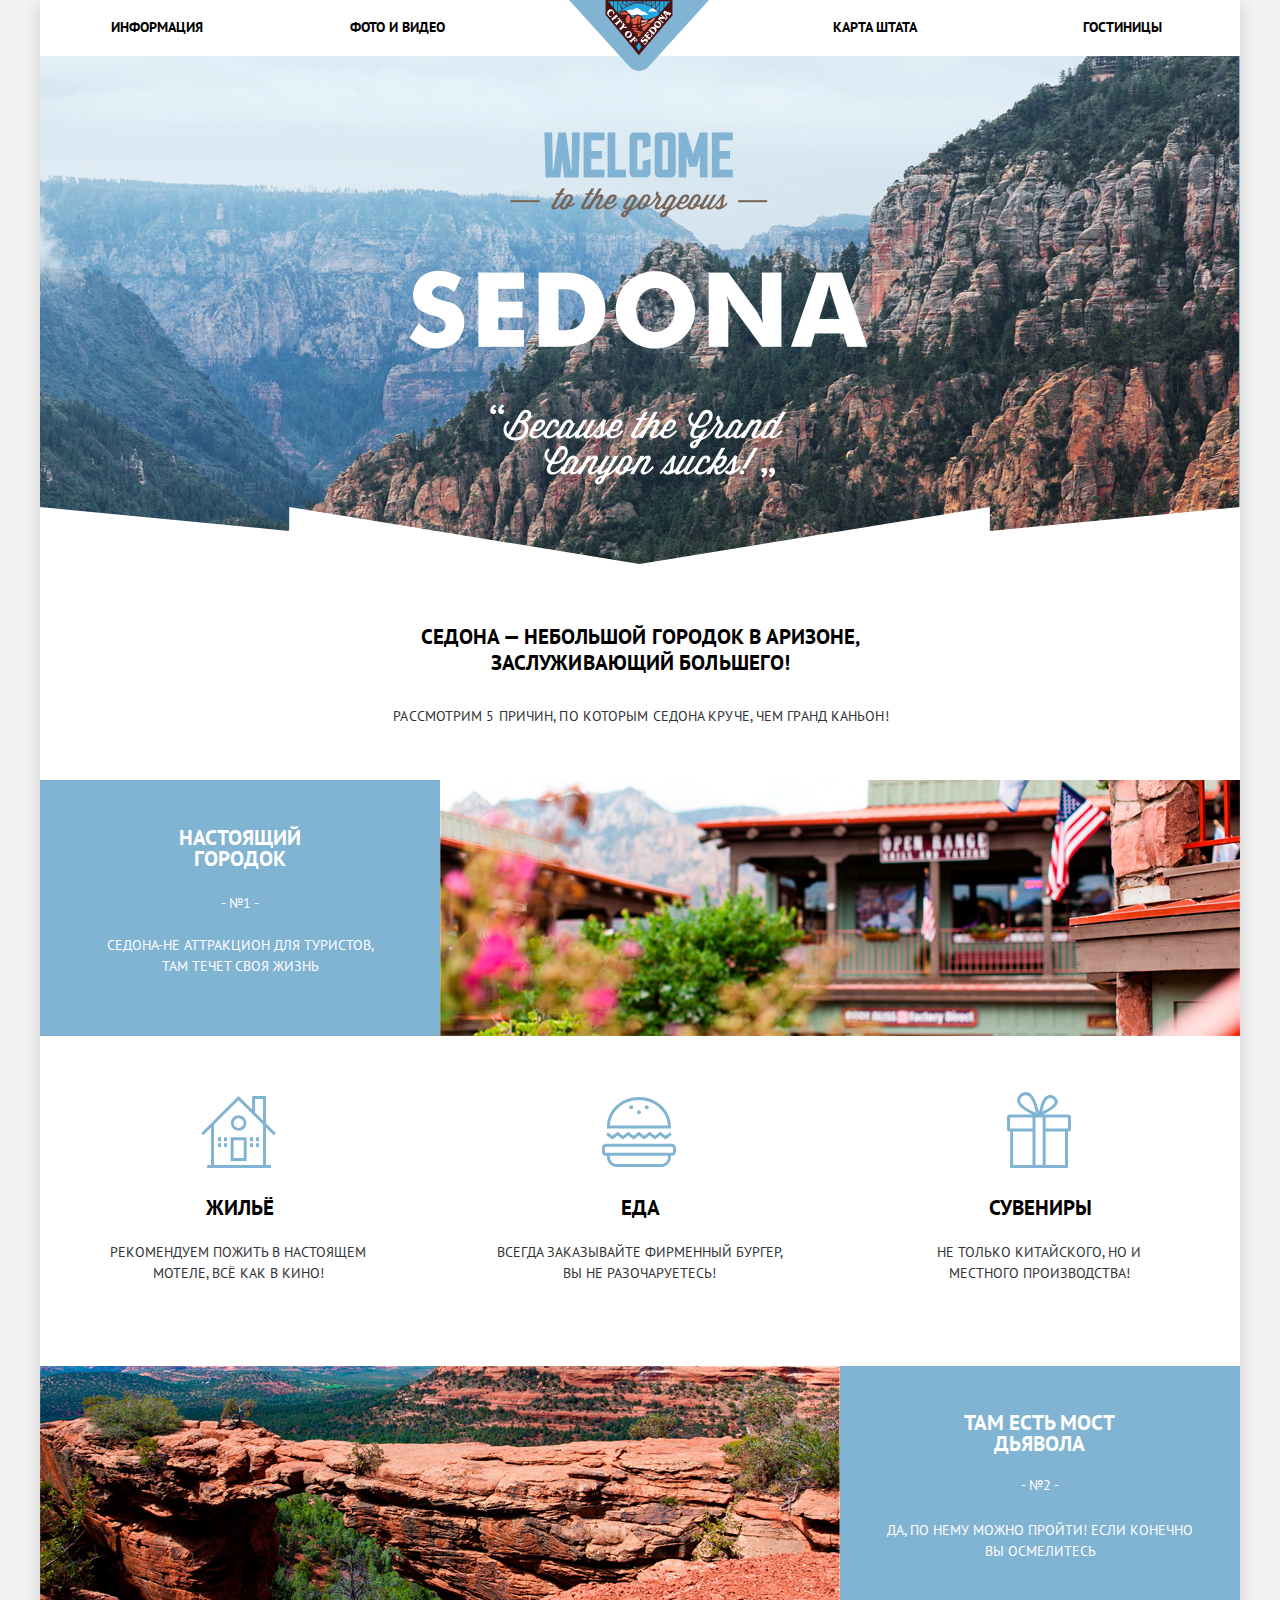
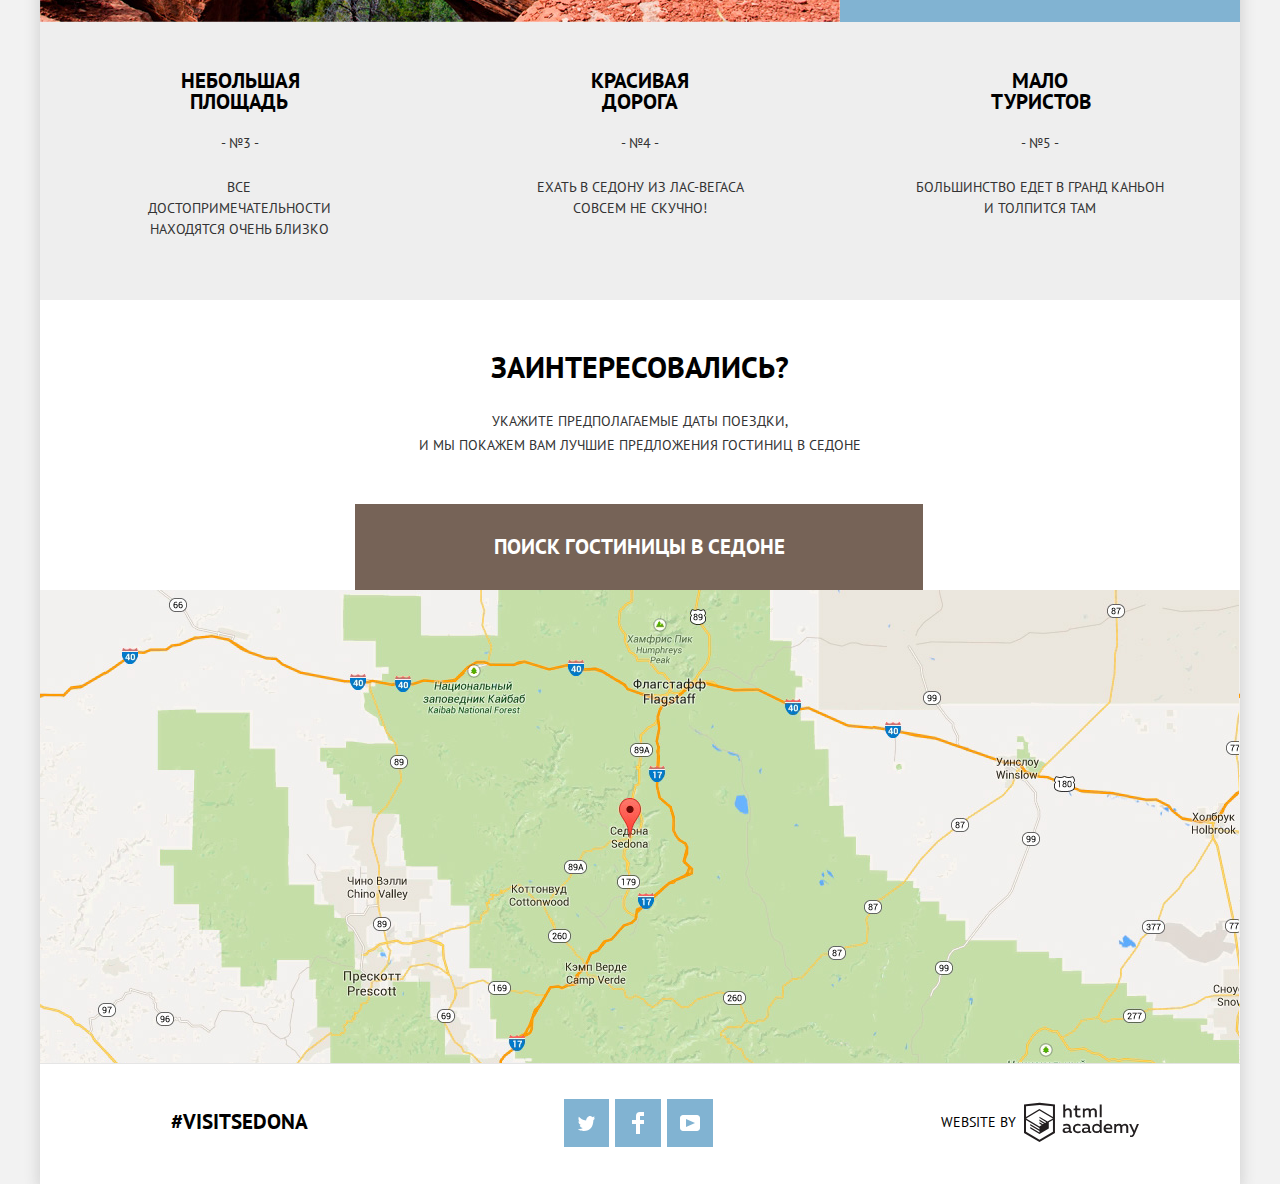
<file: index.html>
<!DOCTYPE html>
<html lang="ru">

<head>
	<meta charset="UTF-8">
	<title>HTML Academy: Седона</title>
	<link href="https://fonts.googleapis.com/css?family=PT+Sans:400,700" rel="stylesheet">
	<link href="css/normalize.css" rel="stylesheet">
	<link rel="stylesheet" href="css/style-min.css">
</head>

<body>
	<header class="main-header">
		<nav class="main-navigation">
			<a class="main-header-logo" aria-label="Главная старница сайта Седона">
				<img src="img/logo-sedona.svg" width="100" height="100" alt="Логотип SITY OF SEDONA">
			</a>
			<ul class="site-navigation">
				<li><a class="info" href="#info" aria-label="Информация о Седоне">Информация</a></li>
				<li><a href="#media" aria-label="Фото и видео Седоны">Фото и видео</a></li>
				<li><a href="#map" aria-label="Карта штата Седона">Карта штата</a></li>
				<li><a href="catalog.html" aria-label="Гостиницы Седоны">Гостиницы</a></li>
			</ul>
		</nav>
	</header>
	<main class="container">
		<div class="main-background">
		</div>
		<section class="features">
			<h1>Седона — небольшой городок в Аризоне, заслуживающий большего!</h1>
			<p>Рассмотрим 5 причин, по которым Седона круче, чем гранд каньон!</p>
		</section>
		<section class="main-features">
			<ul class="features-list">
				<li class="features-item background-blue">
					<h3 class="number1">Настоящий городок</h3>
					<span class="number">- №1 -</span>
					<p class="number1-p">Седона-не аттракцион для туристов, там течет своя жизнь</p>
				</li>
				<li>
					<img class="background-sedona1" src="img/photo-sedona1.jpg" width="800" height="256" alt="Фото Седона-настоящий городок">
				</li>
				<li class="features-item recommendations icon1">
					<h3 class="recommendations-h1">Жильё</h3>
					<p>Рекомендуем пожить в настоящем мотеле, всё как в кино!</p>
				</li>
				<li class="features-item recommendations icon2">
					<h3 class="recommendations-h2">Еда</h3>
					<p>Всегда заказывайте фирменный бургер, вы не разочаруетесь!</p>
				</li>
				<li class="features-item recommendations icon3">
					<h3 class="recommendations-h3">Сувениры</h3>
					<p>Не только китайского, но и местного производства!</p>
				</li>
				<li>
					<img class="background-sedona2" src="img/photo-sedona2.jpg" width="800" height="256" alt="Фото Седона-место дьявола">
				</li>
				<li class="features-item background-blue">
					<h3 class="number2">Там есть мост дьявола</h3>
					<span class="number">- №2 -</span>
					<p class="number2-p">Да, по нему можно пройти! Если конечно вы осмелитесь</p>
				</li>
				<li class="features-item background-grey">
					<h3 class="number3">Небольшая площадь</h3>
					<span class="number">- №3 -</span>
					<p class="number3-p">Все достопримечательности находятся очень близко</p>
				</li>
				<li class="features-item background-grey">
					<h3 class="number4">Красивая дорога</h3>
					<span class="number">- №4 -</span>
					<p class="number4-p">Ехать в седону из Лас-Вегаса совсем не скучно!</p>
				</li>
				<li class="features-item background-grey">
					<h3 class="number5">Мало туристов</h3>
					<span class="number">- №5 -</span>
					<p class="number5-p">Большинство едет в Гранд Каньон и толпится там</p>
				</li>
			</ul>
		</section>
		<section class="hotel-search">
			<h2 class="visually-hidden">Поиск отеля в Седоне</h2>
			<p class="interested">Заинтересовались?</p>
			<p class="hotel-search-info">Укажите предполагаемые даты поездки, <br> и мы покажем вам лучшие предложения
			гостиниц в Седоне</p>
			<div class="map">
				<iframe src="https://www.google.com/maps/embed?pb=!1m16!1m12!1m3!1d6546.901515584176!2d-111.76544168975249!3d34.87002569000739!2m3!1f0!2f0!3f0!3m2!1i1024!2i768!4f13.1!2m1!1zU2Vkb25hLCDQkNGA0LjQt9C-0L3QsCwg0KHQqNCQIGhvbGJ1cmc!5e0!3m2!1sru!2sru!4v1536071112574"
				width="1200" height="473" style="border:0" allowfullscreen></iframe>
			</div>
			<a class="main-search button-search" href="#form-search" aria-label="Выбор отеля в Седоне">Поиск гостиницы в
			Седоне</a>
			<form class="appointment-form" action="https://echo.htmlacademy.ru" method="post">
				<p class="appointment-item arrival-date">
					<label for="appointment-arrival-date">Дата заезда:</label>
					<input class="date date-arrival" id="appointment-arrival-date" type="text" name="arrival-date" placeholder="24 апреля 2017">
					<button class="button-calendar" type="button" aria-label="Дата заезда">
						<svg class="button-calendar1" xmlns="http://www.w3.org/2000/svg" width="21" height="22" viewBox="0 0 21 22">
							<path d="M19.251 2.025h-2.845V.648c0-.381-.294-.689-.656-.689-.363 0-.656.308-.656.689v1.377h-3.938V.648c0-.381-.294-.689-.655-.689-.363 0-.657.308-.657.689v1.377H5.906V.648c0-.381-.294-.689-.656-.689-.363 0-.657.308-.657.689v1.377H1.75C.784 2.025 0 2.847 0 3.862v16.302C0 21.179.784 22 1.75 22h17.501c.966 0 1.749-.821 1.749-1.836V3.862c0-1.015-.783-1.837-1.749-1.837zm.437 18.139a.448.448 0 0 1-.437.459H1.75a.45.45 0 0 1-.438-.459V3.862a.45.45 0 0 1 .438-.459h2.844v1.378c0 .381.294.689.657.689.362 0 .656-.308.656-.689V3.403h3.938v1.378c0 .381.294.689.657.689.361 0 .655-.308.655-.689V3.403h3.938v1.378c0 .381.293.689.656.689.362 0 .656-.308.656-.689V3.403h2.845c.241 0 .437.206.437.459v16.302z" />
							<path d="M4.594 8.225h2.625v2.066H4.594zM4.594 11.668h2.625v2.067H4.594zM4.594 15.112h2.625v2.066H4.594zM9.188 15.112h2.625v2.066H9.188zM9.188 11.668h2.625v2.067H9.188zM9.188 8.225h2.625v2.066H9.188zM13.781 15.112h2.625v2.066h-2.625zM13.781 11.668h2.625v2.067h-2.625zM13.781 8.225h2.625v2.066h-2.625z" />
						</svg>
					</button>
				</p>
				<p class="appointment-item departure-date">
					<label for="appointment-departure-date">Дата выезда:</label>
					<input class="date date-departure" id="appointment-departure-date" type="text" name="departure-date"
					placeholder="4 июля 2017">
					<button class="button-calendar" type="button" aria-label="Дата выезда">
						<svg class="button-calendar2" xmlns="http://www.w3.org/2000/svg" width="21" height="22" viewBox="0 0 21 22">
							<path d="M19.251 2.025h-2.845V.648c0-.381-.294-.689-.656-.689-.363 0-.656.308-.656.689v1.377h-3.938V.648c0-.381-.294-.689-.655-.689-.363 0-.657.308-.657.689v1.377H5.906V.648c0-.381-.294-.689-.656-.689-.363 0-.657.308-.657.689v1.377H1.75C.784 2.025 0 2.847 0 3.862v16.302C0 21.179.784 22 1.75 22h17.501c.966 0 1.749-.821 1.749-1.836V3.862c0-1.015-.783-1.837-1.749-1.837zm.437 18.139a.448.448 0 0 1-.437.459H1.75a.45.45 0 0 1-.438-.459V3.862a.45.45 0 0 1 .438-.459h2.844v1.378c0 .381.294.689.657.689.362 0 .656-.308.656-.689V3.403h3.938v1.378c0 .381.294.689.657.689.361 0 .655-.308.655-.689V3.403h3.938v1.378c0 .381.293.689.656.689.362 0 .656-.308.656-.689V3.403h2.845c.241 0 .437.206.437.459v16.302z" />
							<path d="M4.594 8.225h2.625v2.066H4.594zM4.594 11.668h2.625v2.067H4.594zM4.594 15.112h2.625v2.066H4.594zM9.188 15.112h2.625v2.066H9.188zM9.188 11.668h2.625v2.067H9.188zM9.188 8.225h2.625v2.066H9.188zM13.781 15.112h2.625v2.066h-2.625zM13.781 11.668h2.625v2.067h-2.625zM13.781 8.225h2.625v2.066h-2.625z" />
						</svg>
					</button>
				</p>
				<div class="abults-children">
					<p class="appointment-item appointment-abults">
						<label for="appointment-abults">Взрослые:</label>
						<button class="button-enlarge button-enlarge-abults " type="button" aria-label="Уменьшть количество человек">-</button>
						<input class="people" id="appointment-abults" type="text" name="adults" value="2">
						<button class="button-reduce" type="button" aria-label="Увеличить количество человек">+</button>
					</p>
					<p class="appointment-item appointment-children">
						<label for="appointment-children">Дети:</label>
						<button class="button-enlarge button-enlarge-children" type="button" aria-label="Уменьшть количество человек">-</button>
						<input class="people" id="appointment-children" type="text" name="children" value="0">
						<button class="button-reduce" type="button" aria-label="Увеличить количество человек">+</button>
					</p>
				</div>
				<button class="button" type="submit" aria-label="Найти по выбранным критериям">Найти</button>
			</form>
		</section>
	</main>
	<footer class="main-footer">
		<span class="hashtag">#visitSEDONA</span>
		<ul class="footer-social">
			<li>
				<a class="social-button social-tw" href="#tw" aria-label="Мы в твиттере">
					<span class="visually-hidden">twitter</span>
					<svg xmlns="http://www.w3.org/2000/svg" xmlns:xlink="http://www.w3.org/1999/xlink" width="17" height="15"
					viewBox="0 0 17 15">
					<path fill="#FFF" d="M10.95.144c1.685-.496 2.984.27 3.577 1.179.673-.231 1.331-.481 2.011-.708a2.345 2.345 0 0 1-.857 1.768c.685.17 1.304-.491 1.304-.491-.169 1-1.006 1.788-1.563 2.024-.231 6.75-3.175 11.217-10.077 11.082h-.446c-.41 0-4.164-.46-4.898-1.887 2.271.196 3.893-.422 4.693-1.177-.96-.3-2.679-.477-2.979-2.95.349.106.564.228 1.19.119C1.705 8.247.374 7.53.448 5.33c.285.328 1.067.536 1.34.472C1.085 5.561-.182 2.442.894.85c1.818 1.854 3.735 3.606 7.152 3.773C8.254 2.33 9.183.793 10.95.144z" />
				</svg>
			</a>
		</li>
		<li>
			<a class="social-button social-fb" href="#fb" aria-label="Мы в фейсбуке">
				<span class="visually-hidden">facebook</span>
				<svg xmlns="http://www.w3.org/2000/svg" width="12" height="22" viewBox="0 0 12 22">
					<path fill="#FFF" d="M12 4V0H8a4 4 0 0 0-4 4v4H0v4h4v10h4V12h4V8H8V4h4z" /></svg>
				</a>
			</li>
			<li>
				<a class="social-button social-yt" href="#yt" aria-label="Мы на ютубе">
					<span class="visually-hidden">you tube</span>
					<svg xmlns="http://www.w3.org/2000/svg" xmlns:xlink="http://www.w3.org/1999/xlink" width="20" height="16"
					viewBox="0 0 20 16">
					<path fill="#FFF" d="M17 0H3C1.35 0 0 1.35 0 3v10c0 1.65 1.35 3 3 3h14c1.65 0 3-1.35 3-3V3c0-1.65-1.35-3-3-3zM6.027 11.998V4.002L15.014 8l-8.987 3.998z" /></svg>
				</a>
			</li>
		</ul>
		<p class="footer-copyright">
			<span>Website by</span>
			<a class="button" href="https://htmlacademy.ru/intensive/htmlcss" aria-label="Сайт htmlacademy">
				<svg id="Layer_1" data-name="Layer 1" xmlns="http://www.w3.org/2000/svg" viewBox="0 0 108.08 36.85">
					<title>logo-htmlacademy-small1</title>
					<path d="M44.61,26.88a2,2,0,0,0,.55-0.1v1.33a3.25,3.25,0,0,1-1.18.21,1.67,1.67,0,0,1-1.67-1,4.84,4.84,0,0,1-3.14,1.08c-1.51,0-2.91-.83-2.91-2.55,0-2.13,2-2.79,3.71-2.79a11.08,11.08,0,0,1,2.17.25v-0.3c0-1-.76-1.77-2.19-1.77a7.42,7.42,0,0,0-3,.64v-1.7a10.21,10.21,0,0,1,3.19-.55c2.36,0,3.81,1.12,3.81,3.65v3a0.54,0.54,0,0,0,.49.59h0.17Zm-6.44-1.13A1.35,1.35,0,0,0,39.63,27h0.11a3.39,3.39,0,0,0,2.41-1V24.58a9.72,9.72,0,0,0-1.81-.21c-1,0-2.16.33-2.16,1.38h0Zm12.36-6.11a5,5,0,0,1,2.57.64V22a4.08,4.08,0,0,0-2.3-.7,2.75,2.75,0,1,0,0,5.49,5,5,0,0,0,2.43-.64v1.71a6.27,6.27,0,0,1-2.76.57A4.21,4.21,0,0,1,46,24.51q0-.21,0-0.41a4.32,4.32,0,0,1,4.18-4.46h0.38Zm12.17,7.24a2,2,0,0,0,.55-0.1v1.33a3.25,3.25,0,0,1-1.18.21,1.67,1.67,0,0,1-1.67-1,4.84,4.84,0,0,1-3.14,1.08c-1.51,0-2.91-.83-2.91-2.55,0-2.13,2-2.79,3.71-2.79a11.08,11.08,0,0,1,2.17.25v-0.3c0-1-.76-1.77-2.19-1.77a7.42,7.42,0,0,0-3,.64v-1.7a10.21,10.21,0,0,1,3.19-.55c2.36,0,3.81,1.12,3.81,3.65v3a0.54,0.54,0,0,0,.49.59h0.17Zm-6.44-1.13A1.35,1.35,0,0,0,57.73,27h0.11a3.39,3.39,0,0,0,2.41-1V24.58a9.72,9.72,0,0,0-1.81-.21c-1.06,0-2.16.33-2.16,1.38h0ZM73,16V28.2H71.35V26.88a3.88,3.88,0,0,1-3.19,1.54,4.4,4.4,0,0,1,0-8.78,3.81,3.81,0,0,1,3,1.3V16H73Zm-4.53,5.22a2.76,2.76,0,1,0,0,5.52A2.86,2.86,0,0,0,71.15,25V23A2.91,2.91,0,0,0,68.49,21.27ZM79,19.64c3.31,0,4.46,2.68,3.92,5.09H76.7c0.21,1.5,1.67,2.11,3.19,2.11a6.11,6.11,0,0,0,2.64-.59v1.6a7.14,7.14,0,0,1-3,.57C77,28.42,74.78,27,74.78,24a4.18,4.18,0,0,1,4-4.39H79Zm0.09,1.54a2.28,2.28,0,0,0-2.44,2.1v0.06H81.3A2,2,0,0,0,79.13,21.18Zm5.73,7V19.87h1.65v1a3.81,3.81,0,0,1,2.78-1.27A2.86,2.86,0,0,1,91.89,21a4.12,4.12,0,0,1,2.91-1.33A3.06,3.06,0,0,1,98,23V28.2h-1.9V23.05a1.59,1.59,0,0,0-1.42-1.75H94.42a2.8,2.8,0,0,0-2.07,1.12V28.2h-1.9V23.05A1.59,1.59,0,0,0,89,21.31H88.8a3,3,0,0,0-2.21,1.29v5.63H84.86Zm21.31-8.33h1.9l-3.91,9.46c-0.9,2.17-2.09,2.86-3.35,2.86a4.76,4.76,0,0,1-1.1-.14V30.46a2.86,2.86,0,0,0,.85.12c0.9,0,1.58-.64,2.07-1.9l0.17-.42-4-8.4h2l2.86,6.29ZM38.73,1.46V6.22a3.81,3.81,0,0,1,2.7-1.14,3.25,3.25,0,0,1,3.44,3.4v5.15H43V8.72a1.81,1.81,0,0,0-1.61-2h-0.3a2.93,2.93,0,0,0-2.32,1.39v5.52h-1.9V1.46h1.9ZM49.94,2.31v3h3V6.91h-3v3.81c0,1.1.5,1.46,1.58,1.46a4.49,4.49,0,0,0,1.69-.33v1.6A6.8,6.8,0,0,1,51,13.8a2.55,2.55,0,0,1-2.86-2.74V6.89H46.58V5.26h1.5V2.74Zm5.4,11.31V5.28H57v1A3.81,3.81,0,0,1,59.77,5a2.86,2.86,0,0,1,2.6,1.33A4.12,4.12,0,0,1,65.28,5,3.06,3.06,0,0,1,68.44,8.4v5.21h-1.9V8.46a1.59,1.59,0,0,0-1.42-1.75H64.89a2.8,2.8,0,0,0-2.07,1.12v5.78h-1.9V8.46A1.59,1.59,0,0,0,59.5,6.71H59.27A3,3,0,0,0,57.06,8v5.63H55.34ZM71.17,1.45H73V13.6H71.17V1.45ZM14.71,0H14.55L0,1.54V28.21l14.55,8.66,14.55-8.66V1.54Zm12.5,27.1L14.55,34.64,1.9,27.12V16.18l12.59,7.5V25L5.86,19.9v1.31l8.68,5.21v1.39L5.87,22.65V24l8.68,5.21,8.75-5.24V18.31L27.2,16V27.12Zm0-12.53-3.48,2-1.6,1L14.51,13v1.31L21,18.23H21l-0.14.09-1,.54-5.37-3.2V17l4.24,2.52-1,.67-3.2-1.9v1.31l2.1,1.24L14.5,22.1,2,14.65,14.51,7.11Zm0-1.32L14.49,5.76,1.91,13.25v-10L14.56,1.92,27.21,3.25v10h0Z"
					transform="translate(0 -0.02)" fill="#231f20" />
				</svg>
			</a>
		</p>
	</footer>
	<script src="js/script-min.js"></script>
</body>

</html>
</file>
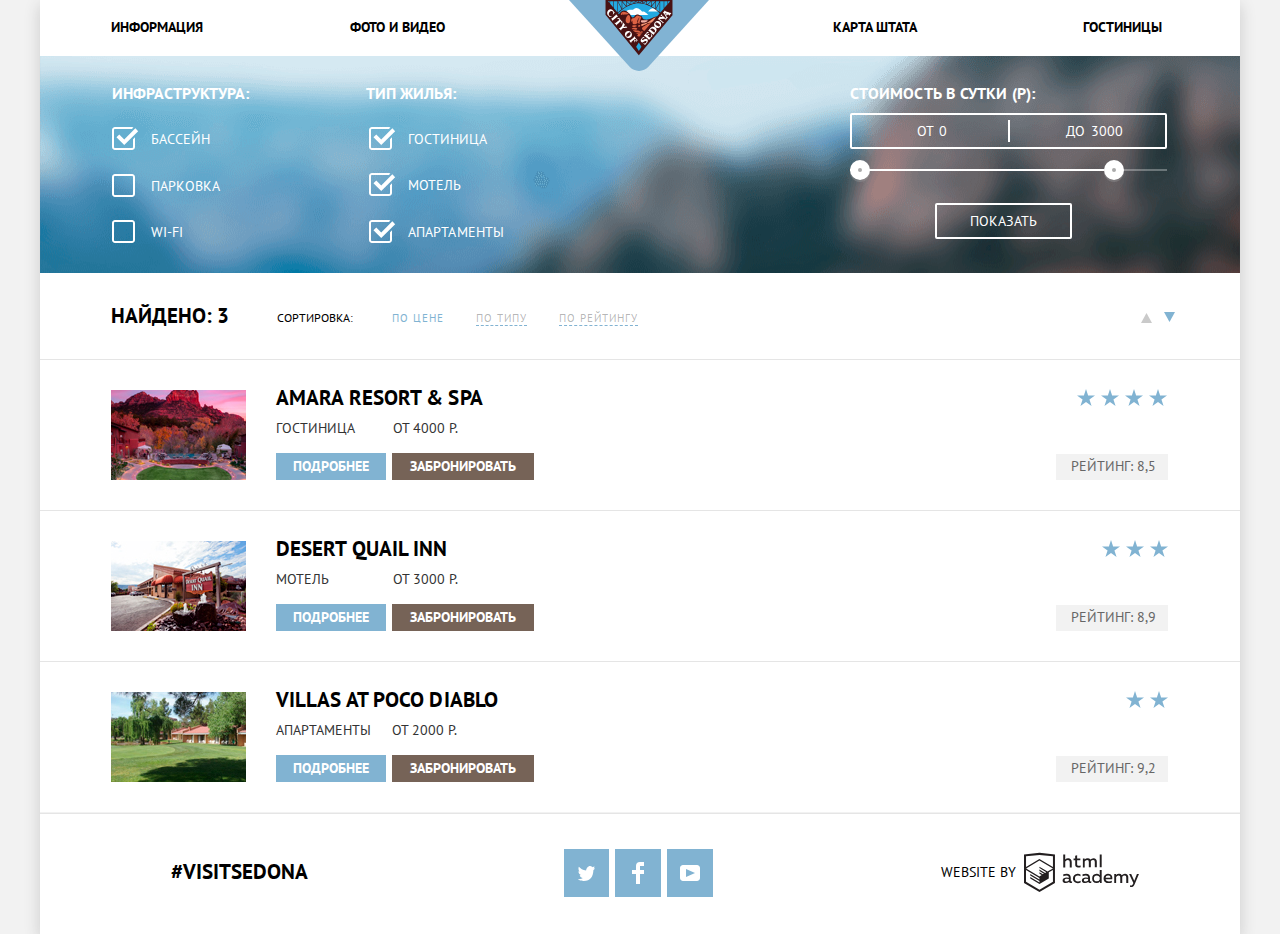
<file: catalog.html>
<!DOCTYPE html>
<html lang="ru">

<head>
  <meta charset="UTF-8">
	<title>HTML Academy: Седона</title>
	<link href="https://fonts.googleapis.com/css?family=PT+Sans:400,700" rel="stylesheet">
	<link href="css/normalize.css" rel="stylesheet">
	<link rel="stylesheet" href="css/style-min.css">
</head>

<body>
	<header class="main-header">
		<nav class="main-navigation">
			<a class="main-header-logo" href="index.html" aria-label="Главная старница сайта Седона">
				<img src="img/logo-sedona.svg" width="100" height="100" alt="Логотип SITY OF SEDONA">
			</a>
			<ul class="site-navigation">
				<li><a href="#info" aria-label="Информация о Седоне">Информация</a></li>
				<li><a href="#media" aria-label="Фото и видео Седоны">Фото и видео</a></li>
				<li><a href="#map" aria-label="Карта штата Седона">Карта штата</a></li>
				<li><a href="#hotels" aria-label="Гостиницы Седоны">Гостиницы</a></li>
			</ul>
		</nav>
	</header>
	<main class="container">
		<h1 class="visually-hidden">Выбор жилья</h1>
		<div class="hotel-choice">
			<form class="filter" method="get" action="https://echo.htmlacademy.ru">
				<fieldset>
					<legend class="infrastructure">Инфраструктура:</legend>
					<ul>
						<li class="filter-option">
							<label for="filter-pool" class="filter-input-checkbox">
								<input class="visually-hidden filter-input" type="checkbox" name="pool" id="filter-pool" checked>
								<span class="checkbox-indicator"></span>Бассейн
							</label>
						</li>
						<li class="filter-option">
							<label for="filter-parking" class="filter-input-checkbox">
								<input class="visually-hidden filter-input" type="checkbox" name="parking" id="filter-parking">
								<span class="checkbox-indicator"></span>Парковка
							</label>
						</li>
						<li class="filter-option filter-Wi-Fi">
							<label for="filter-Wi-Fi" class="filter-input-checkbox">
								<input class="visually-hidden filter-input" type="checkbox" name="Wi-Fi" id="filter-Wi-Fi">
								<span class="checkbox-indicator"></span>Wi-Fi
							</label>
						</li>
					</ul>
				</fieldset>
				<fieldset>
					<legend class="type-hotels">Тип жилья:</legend>
					<ul>
						<li class="filter-option type-hotels-li">
							<label for="filter-hotel" class="filter-input-checkbox">
								<input class="visually-hidden filter-input" type="checkbox" name="hotel" id="filter-hotel" checked>
								<span class="checkbox-indicator"></span>Гостиница
							</label>
						</li>
						<li class="filter-option type-hotels-motel">
							<label for="filter-motel" class="filter-input-checkbox">
								<input class="visually-hidden filter-input" type="checkbox" name="motel" id="filter-motel" checked>
								<span class="checkbox-indicator"></span>Мотель
							</label>
						</li>
						<li class="filter-option apartments">
							<label for="filter-apartments" class="filter-input-checkbox">
								<input class="visually-hidden filter-input" type="checkbox" name="apartments" id="filter-apartments" checked>
								<span class="checkbox-indicator"></span>Апартаменты
							</label>
						</li>
					</ul>
				</fieldset>
				<fieldset class="price-form">
					<div class="filter-range">
						<div class="filter-range-title">Стоимость в сутки (р):</div>
						<div class="price-controls">
							<label class="min-price">от <input type="text" name="min-price" value="0"></label>
							<label class="max-price">до <input type="text" name="max-price" value="3000"></label>
						</div>
						<div class="range-controls">
							<div class="scale">
								<div class="bar"></div>
							</div>
							<div class="range-toggle range-toggle-min"></div>
							<div class="range-toggle range-toggle-max"></div>
						</div>
						<button class="button-transparent" type="submit">Показать</button>
					</div>
				</fieldset>
			</form>
		</div>
		<section class="hotels-sorting">
			<h2 class="visually-hidden">Сортировка</h2>
			<span class="found">Найдено: 3</span>
			<span class="sorting">Сортировка:</span>
			<ul class="sorting-list">
				<li class="sorting-item"><a class="active" href="#price" aria-label="Сортировка по цене">По цене</a></li>
				<li class="sorting-item"><a href="#type" aria-label="Сортировка по типу">По типу</a></li>
				<li class="sorting-item"><a href="#rating" aria-label="Сортировка по рейтенгу">По рейтингу</a></li>
			</ul>
			<a class="button-sort down-up" href="#sort-down-up" aria-label="Сортировка сверху-вниз">
				<svg xmlns="http://www.w3.org/2000/svg" width="11" height="10" viewBox="0 0 11 10">
					<path fill="#231F20" d="M5.5 0L0 10h11z" />
				</svg>
			</a>
			<a class="button-sort top-down active" href="#sort-top-down" aria-label="Сортировка снизу-вверх">
				<svg xmlns="http://www.w3.org/2000/svg" width="11" height="10" viewBox="0 0 11 10">
					<path fill="#231F20" d="M5.5 10L0 0h11" />
				</svg>
			</a>
		</section>
		<section class="hotels">
			<h2 class="visually-hidden">Гостиницы</h2>
			<ul class="hotels-list">
				<li class="hotels-item">
					<img src="img/amar-hotel.jpg" width="135" height="90" alt="Гостиница Amara resort & spa">
					<div class="description">
						<h3>Amara resort & spa</h3>
						<span class="type-building">Гостиница</span>
						<span class="price price1">от 4000 р.</span>
						<a class="button more-info" href="#more-info" aria-label="Подробнее о гостинице">Подробнее</a>
						<a class="button book-it" href="#book-it" aria-label="Забронировать гостиницу">Забронировать</a>
					</div>
					<div class="rating">
						<div class="star star1"></div>
						<span class="assessment">Рейтинг: 8,5</span>
					</div>
				</li>
				<li class="hotels-item">
					<img src="img/desert-hotel.jpg" width="135" height="90" alt="Мотель Desert quail inn">
					<div class="description">
						<h3>Desert quail inn</h3>
						<span class="type-building">Мотель</span>
						<span class="price price2">от 3000 р.</span>
						<a class="button more-info" href="#more-info" aria-label="Подробнее о гостинице">Подробнее</a>
						<a class="button book-it" href="#book-it" aria-label="Забронировать гостиницу">Забронировать</a>
					</div>
					<div class="rating">
						<div class="star star2"></div>
						<span class="assessment">Рейтинг: 8,9</span>
					</div>
				</li>
				<li class="hotels-item">
					<img src="img/villas-hotel.jpg" width="135" height="90" alt="Апартаменты Villas at poco diablo">
					<div class="description">
						<h3>Villas at poco diablo</h3>
						<span class="type-building">Апартаменты</span>
						<span class="price price3">от 2000 р.</span>
						<a class="button more-info" href="#more-info" aria-label="Подробнее о гостинице">Подробнее</a>
						<a class="button book-it" href="#book-it" aria-label="Забронировать гостиницу">Забронировать</a>
					</div>
					<div class="rating">
						<div class="star star3"></div>
						<span class="assessment">Рейтинг: 9,2</span>
					</div>
				</li>
			</ul>
		</section>
	</main>
	<footer class="main-footer">
		<span class="hashtag">#visitSEDONA</span>
		<ul class="footer-social">
			<li>
				<a class="social-button social-tw" href="#tw" aria-label="Мы в твиттере">
					<span class="visually-hidden">twitter</span>
					<svg xmlns="http://www.w3.org/2000/svg" xmlns:xlink="http://www.w3.org/1999/xlink" width="17" height="15" viewBox="0 0 17 15">
						<path fill="#FFF" d="M10.95.144c1.685-.496 2.984.27 3.577 1.179.673-.231 1.331-.481 2.011-.708a2.345 2.345 0 0 1-.857 1.768c.685.17 1.304-.491 1.304-.491-.169 1-1.006 1.788-1.563 2.024-.231 6.75-3.175 11.217-10.077 11.082h-.446c-.41 0-4.164-.46-4.898-1.887 2.271.196 3.893-.422 4.693-1.177-.96-.3-2.679-.477-2.979-2.95.349.106.564.228 1.19.119C1.705 8.247.374 7.53.448 5.33c.285.328 1.067.536 1.34.472C1.085 5.561-.182 2.442.894.85c1.818 1.854 3.735 3.606 7.152 3.773C8.254 2.33 9.183.793 10.95.144z" />
					</svg>
				</a>
			</li>
			<li>
				<a class="social-button social-fb" href="#fb" aria-label="Мы в фейсбуке">
					<span class="visually-hidden">facebook</span>
					<svg xmlns="http://www.w3.org/2000/svg" width="12" height="22" viewBox="0 0 12 22">
						<path fill="#FFF" d="M12 4V0H8a4 4 0 0 0-4 4v4H0v4h4v10h4V12h4V8H8V4h4z" /></svg>
					</a>
				</li>
				<li>
					<a class="social-button social-yt" href="#yt" aria-label="Мы на ютубе">
						<span class="visually-hidden">you tube</span>
						<svg xmlns="http://www.w3.org/2000/svg" xmlns:xlink="http://www.w3.org/1999/xlink" width="20" height="16" viewBox="0 0 20 16">
							<path fill="#FFF" d="M17 0H3C1.35 0 0 1.35 0 3v10c0 1.65 1.35 3 3 3h14c1.65 0 3-1.35 3-3V3c0-1.65-1.35-3-3-3zM6.027 11.998V4.002L15.014 8l-8.987 3.998z" /></svg>
						</a>
					</li>
				</ul>
				<p class="footer-copyright">
					<span>Website by</span>
					<a class="button" href="https://htmlacademy.ru/intensive/htmlcss" aria-label="Сайт htmlacademy">
						<svg id="Layer_1" data-name="Layer 1" xmlns="http://www.w3.org/2000/svg" viewBox="0 0 108.08 36.85">
							<title>logo-htmlacademy-small1</title>
							<path d="M44.61,26.88a2,2,0,0,0,.55-0.1v1.33a3.25,3.25,0,0,1-1.18.21,1.67,1.67,0,0,1-1.67-1,4.84,4.84,0,0,1-3.14,1.08c-1.51,0-2.91-.83-2.91-2.55,0-2.13,2-2.79,3.71-2.79a11.08,11.08,0,0,1,2.17.25v-0.3c0-1-.76-1.77-2.19-1.77a7.42,7.42,0,0,0-3,.64v-1.7a10.21,10.21,0,0,1,3.19-.55c2.36,0,3.81,1.12,3.81,3.65v3a0.54,0.54,0,0,0,.49.59h0.17Zm-6.44-1.13A1.35,1.35,0,0,0,39.63,27h0.11a3.39,3.39,0,0,0,2.41-1V24.58a9.72,9.72,0,0,0-1.81-.21c-1,0-2.16.33-2.16,1.38h0Zm12.36-6.11a5,5,0,0,1,2.57.64V22a4.08,4.08,0,0,0-2.3-.7,2.75,2.75,0,1,0,0,5.49,5,5,0,0,0,2.43-.64v1.71a6.27,6.27,0,0,1-2.76.57A4.21,4.21,0,0,1,46,24.51q0-.21,0-0.41a4.32,4.32,0,0,1,4.18-4.46h0.38Zm12.17,7.24a2,2,0,0,0,.55-0.1v1.33a3.25,3.25,0,0,1-1.18.21,1.67,1.67,0,0,1-1.67-1,4.84,4.84,0,0,1-3.14,1.08c-1.51,0-2.91-.83-2.91-2.55,0-2.13,2-2.79,3.71-2.79a11.08,11.08,0,0,1,2.17.25v-0.3c0-1-.76-1.77-2.19-1.77a7.42,7.42,0,0,0-3,.64v-1.7a10.21,10.21,0,0,1,3.19-.55c2.36,0,3.81,1.12,3.81,3.65v3a0.54,0.54,0,0,0,.49.59h0.17Zm-6.44-1.13A1.35,1.35,0,0,0,57.73,27h0.11a3.39,3.39,0,0,0,2.41-1V24.58a9.72,9.72,0,0,0-1.81-.21c-1.06,0-2.16.33-2.16,1.38h0ZM73,16V28.2H71.35V26.88a3.88,3.88,0,0,1-3.19,1.54,4.4,4.4,0,0,1,0-8.78,3.81,3.81,0,0,1,3,1.3V16H73Zm-4.53,5.22a2.76,2.76,0,1,0,0,5.52A2.86,2.86,0,0,0,71.15,25V23A2.91,2.91,0,0,0,68.49,21.27ZM79,19.64c3.31,0,4.46,2.68,3.92,5.09H76.7c0.21,1.5,1.67,2.11,3.19,2.11a6.11,6.11,0,0,0,2.64-.59v1.6a7.14,7.14,0,0,1-3,.57C77,28.42,74.78,27,74.78,24a4.18,4.18,0,0,1,4-4.39H79Zm0.09,1.54a2.28,2.28,0,0,0-2.44,2.1v0.06H81.3A2,2,0,0,0,79.13,21.18Zm5.73,7V19.87h1.65v1a3.81,3.81,0,0,1,2.78-1.27A2.86,2.86,0,0,1,91.89,21a4.12,4.12,0,0,1,2.91-1.33A3.06,3.06,0,0,1,98,23V28.2h-1.9V23.05a1.59,1.59,0,0,0-1.42-1.75H94.42a2.8,2.8,0,0,0-2.07,1.12V28.2h-1.9V23.05A1.59,1.59,0,0,0,89,21.31H88.8a3,3,0,0,0-2.21,1.29v5.63H84.86Zm21.31-8.33h1.9l-3.91,9.46c-0.9,2.17-2.09,2.86-3.35,2.86a4.76,4.76,0,0,1-1.1-.14V30.46a2.86,2.86,0,0,0,.85.12c0.9,0,1.58-.64,2.07-1.9l0.17-.42-4-8.4h2l2.86,6.29ZM38.73,1.46V6.22a3.81,3.81,0,0,1,2.7-1.14,3.25,3.25,0,0,1,3.44,3.4v5.15H43V8.72a1.81,1.81,0,0,0-1.61-2h-0.3a2.93,2.93,0,0,0-2.32,1.39v5.52h-1.9V1.46h1.9ZM49.94,2.31v3h3V6.91h-3v3.81c0,1.1.5,1.46,1.58,1.46a4.49,4.49,0,0,0,1.69-.33v1.6A6.8,6.8,0,0,1,51,13.8a2.55,2.55,0,0,1-2.86-2.74V6.89H46.58V5.26h1.5V2.74Zm5.4,11.31V5.28H57v1A3.81,3.81,0,0,1,59.77,5a2.86,2.86,0,0,1,2.6,1.33A4.12,4.12,0,0,1,65.28,5,3.06,3.06,0,0,1,68.44,8.4v5.21h-1.9V8.46a1.59,1.59,0,0,0-1.42-1.75H64.89a2.8,2.8,0,0,0-2.07,1.12v5.78h-1.9V8.46A1.59,1.59,0,0,0,59.5,6.71H59.27A3,3,0,0,0,57.06,8v5.63H55.34ZM71.17,1.45H73V13.6H71.17V1.45ZM14.71,0H14.55L0,1.54V28.21l14.55,8.66,14.55-8.66V1.54Zm12.5,27.1L14.55,34.64,1.9,27.12V16.18l12.59,7.5V25L5.86,19.9v1.31l8.68,5.21v1.39L5.87,22.65V24l8.68,5.21,8.75-5.24V18.31L27.2,16V27.12Zm0-12.53-3.48,2-1.6,1L14.51,13v1.31L21,18.23H21l-0.14.09-1,.54-5.37-3.2V17l4.24,2.52-1,.67-3.2-1.9v1.31l2.1,1.24L14.5,22.1,2,14.65,14.51,7.11Zm0-1.32L14.49,5.76,1.91,13.25v-10L14.56,1.92,27.21,3.25v10h0Z"
							transform="translate(0 -0.02)" fill="#231f20" />
						</svg>
					</a>
				</p>
			</footer>
		</body>

		</html>
</file>
<file: css/style-min.css>
.features h1,.main-navigation{text-align:center;font-weight:700}.icon1 h3::before,.icon2 h3::before,.icon3 h3::before,.main-background::before{content:"";background-repeat:no-repeat}.container .main-background,.icon1 h3::before,.icon2 h3::before,.icon3 h3::before,.main-background::before{background-repeat:no-repeat}.appointment-item .date,.button-transparent,.filter-range,.hotel-search .button,body{text-transform:uppercase}.features-list,.footer-social,.hotel-choice ul,.hotels ul,.hotels-sorting ul,.site-navigation{list-style:none}body{width:1200px;margin:0 auto;padding:0;font-family:"PT Sans",Arial,sans-serif;font-size:14px;line-height:21px;color:#333;background-color:#f2f2f2;-webkit-box-shadow:0 5px 15px 0 rgba(50,50,50,.2);box-shadow:0 5px 15px 0 rgba(50,50,50,.2)}a{text-decoration:none}img{max-width:100%;height:auto}.visually-hidden:not(:focus):not(:active),input[type=checkbox].visually-hidden,input[type=radio].visually-hidden{position:absolute;width:1px;height:1px;margin:-1px;border:0;padding:0;white-space:nowrap;-webkit-clip-path:inset(100%);clip-path:inset(100%);clip:rect(0 0 0 0);overflow:hidden}.main-navigation{position:relative;font-size:14px;font-stretch:normal;line-height:1.86;letter-spacing:inherit;color:#000;background-color:#fff}.site-navigation{display:-webkit-box;display:-ms-flexbox;display:flex;min-height:56px;margin:0}.main-header-logo img{position:absolute;left:529px;width:140px;height:71px}.site-navigation a{width:239px;min-height:56px;color:#000}.site-navigation a:hover{color:#81b3d2}.site-navigation a:focus{color:#766357}.site-navigation a:active{color:rgba(0,0,0,.3)}.site-navigation li:first-child{padding-top:14px;padding-right:0;padding-left:31px}.site-navigation li:nth-child(2){padding-top:14px;padding-right:0;padding-left:147px}.site-navigation li:nth-child(3){padding-top:14px;padding-left:388px}.site-navigation li:last-child{padding-top:14px;padding-left:166px}.container .main-background{width:1200px;height:508px;margin-top:0;background-image:url(../img/main-background.jpg);background-size:cover;background-position:-1px -83px;background-color:#81b3d2}.main-background::before{display:block;position:relative;top:450px;left:0;width:1200px;height:59px;background-image:url(../img/intro-mask.svg);background-size:1201px 59px;background-position:-1px 0}.features{padding-top:46px;padding-bottom:37px;background-color:#fff}.features h1{padding-right:359px;padding-left:360px;padding-bottom:13px;font-size:21px;line-height:1.24;letter-spacing:.1px;color:#000}.features p{padding-right:350px;padding-left:352px;padding-bottom:0;font-size:14px;line-height:1.86;letter-spacing:.1px;text-align:center;color:#333}.features-item,.features-item h3,.features-list .background-blue{line-height:21px;text-align:center}.main-features{padding-top:0;background-color:#fff}.features-list{display:-webkit-box;display:-ms-flexbox;display:flex;margin-top:0;margin-bottom:0;padding:0;-ms-flex-wrap:wrap;flex-wrap:wrap}.features-list .features-item{width:400px;min-height:246px;margin:0;list-style:none}.features-list .number1{padding:26px 138px 3px 137px}.number1-p{padding-top:7px;padding-right:55px;padding-left:55px}.features-list .number2{padding-top:25px;padding-right:125px;padding-left:124px}.background-grey h3{margin-top:0;padding-top:48px}.background-grey .number3{padding-right:143px;padding-left:141px}.background-grey .number4,.background-grey .number5{padding-right:151px;padding-left:151px}.background-grey p{margin-bottom:0;padding-bottom:60px}.number2-p{padding-top:10px;padding-right:45px;padding-left:45px}.number3-p{padding-top:9px;padding-right:97px;padding-left:95px}.number4-p{padding-top:9px;padding-right:69px;padding-left:69px}.number5-p{padding-top:9px;padding-right:75px;padding-left:75px}.features-list .number1,.features-list .number2{font-size:21px;font-weight:700;line-height:21px;text-align:center;color:#fff}.features-list .background-blue{background-color:#81b3d2;font-size:14px;font-weight:400;color:#fff}.background-sedona1,.background-sedona2{display:block;width:800px;height:256px}.icon1 p{padding:3px 73px 68px 69px}.icon2 p{padding-top:3px;padding-right:50px;padding-left:49px}.icon3 p{padding-top:3px;padding-right:64px;padding-left:62px}.icon1 h3::before{display:block;width:75px;height:72px;margin-top:60px;margin-bottom:29px;margin-left:161px;background-image:url(../img/icon-1.svg);background-size:75px 72px}.icon2 h3::before{display:block;width:74px;height:70px;margin-top:61px;margin-bottom:30px;margin-left:162px;background-image:url(../img/icon-3.svg);background-size:74px 70px}.icon3 h3::before{display:block;width:64px;height:76px;margin-top:56px;margin-bottom:29px;margin-left:167px;background-image:url(../img/icon-2.svg);background-size:64px 76px}.features-item h3{font-size:21px;font-weight:700;color:#000}.features-item{font-size:14px;font-weight:400;color:#333}.features-list .background-grey{background-color:#eee}.interested{margin-top:0;padding-top:49px}.hotel-search-info{margin-top:-6px;padding-right:353px;padding-bottom:119px;padding-left:353px}.map{width:1200px;height:473px;background-image:url(../img/map.jpg);background-position:-1px 0}.hotel-search .interested{font-size:30px;font-weight:700;line-height:36px;text-align:center;color:#000}.hotel-search .hotel-search-info{font-size:14px;font-weight:400;line-height:24px;text-align:center;color:#333}.hotel-search .main-search{position:absolute;left:315px;bottom:473px;padding-top:30px;padding-bottom:30px;width:568px;font-size:21px;font-weight:700;line-height:26px;text-align:center;text-transform:uppercase;color:#fff;background-color:#766357;border:0}.hotel-search .main-search:hover{background-color:#604e43}.hotel-search .main-search:focus{background-color:#503e33;color:rgba(255,255,255,.3)}.hotel-search{position:relative;text-align:center;background-color:#fff}.appointment-form{position:absolute;left:315px;bottom:78px;display:none;width:568px;min-height:395px;background:#fff;-webkit-box-shadow:0 7px 15px 0 rgba(50,50,50,.2);box-shadow:0 7px 15px 0 rgba(50,50,50,.2)}.abults-children,.main-footer{display:-webkit-box;display:-ms-flexbox}.hotel-search .appointment-item{font-size:14px;font-weight:700;line-height:26px;text-align:center;color:#000}.appointment-item .date{width:333px;min-height:38px;font-size:14px;font-weight:700;line-height:26px;text-align:left;color:#000;background-color:#f2f2f2;border:none}.hotel-search .button,.main-footer .hashtag{font-size:21px;font-weight:700;line-height:26px}.date-arrival{margin-right:2px;margin-left:18px;padding-left:13px}.date-departure{margin-left:14px;padding-left:13px}.arrival-date{margin-left:18px;padding-top:40px;letter-spacing:.2px}.departure-date{margin-bottom:15px;margin-left:16px;padding-top:13px;letter-spacing:.2px}.appointment-item .date:hover{background-color:#ebebeb}.appointment-item .date:focus{background-color:#fff;outline:#e5e5e5 solid 2px}.button-calendar{position:relative;background:#fff;border:none}.button-calendar1{top:-15px;left:-36px}.button-calendar2{top:-15px;left:-33px}.button-calendar1,.button-calendar2{position:absolute}.button-calendar path{fill:#a9a9a9}.button-calendar1:hover path{fill:#000}.button-calendar1:active path{fill:#81b3d2}.button-calendar2:hover path{fill:#000}.button-calendar2:active path,.footer-copyright svg:hover path{fill:#81b3d2}.appointment-item .people{position:relative;left:-4px;width:38px;min-height:36px;text-align:center;font-weight:700;background-color:#f2f2f2;border:none}.appointment-item .button-enlarge,.appointment-item .button-reduce{min-height:38px;padding-right:0;padding-left:0;border:none;text-align:center}.appointment-item button{font-weight:700}.abults-children{display:flex;margin-bottom:39px}.appointment-item .button-reduce{position:relative;left:-8px;width:39px;background-color:#f2f2f2}.appointment-item button:focus,.people{outline:0}.button-enlarge-abults:hover::before,.button-enlarge-children:hover::before,.button-reduce:hover::after,.button-reduce:hover::before{background-color:#000}.button-enlarge-abults:active::before,.button-enlarge-children:active::before,.button-reduce:active::after,.button-reduce:active::before{background-color:#81b3d2}.button-enlarge-abults::before,.button-enlarge-children::before,.button-reduce::after,.button-reduce::before{position:absolute;background-color:#cacaca;content:""}.button-enlarge-abults::before{top:18px;left:14px;width:11px;height:3px}.button-enlarge-children::before{top:208px;left:413px;width:11px;height:3px}.button-reduce::before{top:18px;left:14px;width:11px;height:3px}.button-reduce::after{top:14px;left:18px;width:3px;height:11px}.appointment-item .button-enlarge{width:38px;background-color:#f2f2f2}.appointment-abults label{margin-right:0;margin-left:55px}.appointment-abults .button-enlarge{position:relative;margin-left:37px}.appointment-children label{margin-left:46px}.appointment-children .button-enlarge{margin-left:23px}.hotel-search .button{width:458px;height:58px;text-align:center;color:#fff;background-color:#81b3d2;border:0;margin:1px 55px 55px}.hotel-search .button:hover{background-color:#669ec0}.hotel-search .button:active{color:rgba(255,255,255,.3);background-color:#5496bd}.form-show{display:block;-webkit-animation:bounce .5s;animation:bounce .5s}.form-error{-webkit-animation:error .5s;animation:error .5s}@-webkit-keyframes bounce{0%{-webkit-transform:translateY(-30%)}5%{-webkit-transform:translateY(-25%)}10%{-webkit-transform:translateY(-20%)}20%{-webkit-transform:translateY(-15%)}30%{-webkit-transform:translateY(-10%)}40%{-webkit-transform:translateY(-6%)}50%{-webkit-transform:translateY(-4%)}60%{-webkit-transform:translateY(-2%)}100%{-webkit-transform:translateY(0)}}@keyframes bounce{0%{-webkit-transform:translateY(-30%)}5%{-webkit-transform:translateY(-25%)}10%{-webkit-transform:translateY(-20%)}20%{-webkit-transform:translateY(-15%)}30%{-webkit-transform:translateY(-10%)}40%{-webkit-transform:translateY(-6%)}50%{-webkit-transform:translateY(-4%)}60%{-webkit-transform:translateY(-2%)}100%{-webkit-transform:translateY(0)}}@-webkit-keyframes error{from,to{-webkit-transform:scale3d(1,1,1);transform:scale3d(1,1,1)}50%{-webkit-transform:scale3d(1.05,1.05,1.05);transform:scale3d(1.05,1.05,1.05)}}@keyframes error{from,to{-webkit-transform:scale3d(1,1,1);transform:scale3d(1,1,1)}50%{-webkit-transform:scale3d(1.05,1.05,1.05);transform:scale3d(1.05,1.05,1.05)}}.main-footer{display:flex;width:1200px;min-height:120px;justify-content:space-around;background-color:#fff;border-top:1px solid rgba(0,0,0,.1)}.main-footer .hashtag{margin-top:25px;margin-left:15px;padding-top:20px;text-align:center;color:#000}.footer-social{display:-webkit-box;display:-ms-flexbox;display:flex;-ms-flex-wrap:wrap;flex-wrap:wrap;-webkit-box-align:center;-ms-flex-align:center;-webkit-box-pack:center;-ms-flex-pack:center;justify-content:center;padding-top:23px}.footer-social .social-button{display:block;margin-top:-2px;text-align:center}.social-button:hover{background-color:#669ec0}.social-button:focus{background-color:#5496bd}.social-fb,.social-tw,.social-yt{color:#fff;background-color:#81b3d2}.social-button:focus path{opacity:.3}.social-tw{margin-left:-16px;padding:17px 14px 10px}.social-fb{margin-right:6px;margin-left:6px;padding:13px 17px 7px}.social-yt{padding:16px 13px 10px}.footer-copyright span{position:relative;top:-16px;right:4px;font-size:14px;font-weight:400;line-height:26px;text-align:center;color:#000}.filter label,.filter legend{text-align:left}.footer-copyright svg{width:115px;height:41px;margin-top:24px;margin-right:-15px}.footer-copyright svg:active path{fill:#bdbbbc}.hotel-choice{background-color:#669ec0;background-image:url(../img/catalog-background.png);background-repeat:no-repeat}.filter{display:-webkit-box;display:-ms-flexbox;display:flex}.infrastructure{margin-bottom:20px;margin-left:59px}.type-hotels{margin-bottom:31px;margin-left:92px}.filter-input-checkbox input[type=checkbox]+.checkbox-indicator::before{position:absolute;top:-2px;left:-39px;content:"";width:23px;height:23px;background-image:url(../img/checkbox-off.svg);background-repeat:no-repeat}.filter-input-checkbox input[type=checkbox]:checked+.checkbox-indicator::before{position:absolute;top:-2px;left:-39px;content:"";width:27px;height:23px;background-image:url(../img/checkbox-on.svg);background-repeat:no-repeat}.filter-input-checkbox input[type=checkbox]:checked:disabled+.checkbox-indicator::before{position:absolute;top:-2px;left:-39px;content:"";width:27px;height:23px;background-image:url(../img/checkbox-on-disabled.svg);background-repeat:no-repeat}.filter-input-checkbox input[type=checkbox]:disabled+.checkbox-indicator::before{position:absolute;top:-2px;left:-39px;content:"";width:23px;height:23px;background-image:url(../img/checkbox-off-disabled.svg);background-repeat:no-repeat}.filter-input-checkbox input[type=checkbox]:focus+.checkbox-indicator::before{outline:dotted thin;outline:-webkit-focus-ring-color auto 5px}.price-form{margin-left:333px;padding:27px 0 0}.filter-option{position:relative;padding-bottom:26px;margin-left:-1px}.filter-range{width:317px;color:#fff}.filter-range-title{margin-bottom:9px;font-weight:600;font-size:16px;line-height:21px;letter-spacing:.2px}.price-controls{position:relative;min-height:32px;margin-bottom:20px;font-size:0;border:2px solid #fff;border-radius:2px}.price-controls::after{position:absolute;top:50%;left:50%;content:"";width:2px;height:22px;background:#fff;-webkit-transform:translate(-50%,-50%);-ms-transform:translate(-50%,-50%);transform:translate(-50%,-50%)}.price-controls label{display:inline-block;font-size:14px;line-height:38px;vertical-align:top;cursor:pointer}.price-controls .min-price{margin-top:5px;padding-left:65px}.price-controls .max-price{margin-top:5px;padding-left:75px}.price-controls input{width:50px;margin:0;color:inherit;font:inherit;background:0 0;border:none}.range-controls{position:relative;margin-bottom:32px}.range-controls .scale{height:2px;background:rgba(255,255,255,.3)}.range-controls .bar{width:80%;height:2px;background:#fff}.range-toggle{position:absolute;top:-9px;width:20px;height:22px;background-image:url(../img/filter-button.svg);background-repeat:no-repeat}.range-toggle:hover{width:22px;height:24px;background-size:22px 24px}.range-toggle-min{left:0}.range-toggle-max{left:80%}.button-transparent{display:block;margin:0 auto 0 85px;padding:6px 33px;font-size:14px;line-height:20px;color:#fff;background:0 0;border:2px solid #fff;border-radius:2px;cursor:pointer}.hotels-item,.hotels-sorting{display:-webkit-box;display:-ms-flexbox}.button-transparent:hover{color:#000;background:#fff}.filter fieldset{border:0}.hotel-choice ul{margin-top:0;padding:0 0 0 99px}.type-hotels-li{margin-top:-11px;margin-left:35px}.type-hotels-motel{margin-top:-1px;margin-left:35px;letter-spacing:.2px}.apartments{padding-bottom:7px;margin-left:35px;letter-spacing:.2px}.filter-Wi-Fi{margin-top:-1px;padding-bottom:0}.filter legend{padding-top:27px;font-size:16px;font-weight:700;line-height:21px;color:#fff}.filter label,.price label{font-size:14px;font-weight:400;line-height:21px;color:#fff}.price label{text-align:center}.hotel-choice .price-border{width:314px;min-height:32px;border:2px solid #fff}.price-border input{width:100px;background-color:transparent;border:0}.hotels-sorting{display:flex;background-color:#fff}.hotels-sorting .found{margin-left:71px;font-size:21px;font-weight:700;line-height:26px;text-align:left;color:#000}.sorting,.sorting-list a{font-weight:400;line-height:17.5px;text-align:left}.sorting{margin-top:36px;margin-right:1px;margin-left:48px;font-size:12px;color:#000}.sorting-item{margin-top:20px;margin-right:34px;margin-left:-2px}.sorting-item a{letter-spacing:1px;border-bottom:1px dashed #81b3d2}.down-up{margin-top:35px;margin-left:469px}.top-down{margin-top:34px;margin-left:12px}.visually-hidden{margin:0}.found{margin:30px 0 34px 72px}.hotels{margin-bottom:1px;background-color:#fff}.hotels-list{margin-top:-4px;margin-bottom:0;padding-left:0}.hotels-item{display:flex;padding-top:30px;border-top:1px solid rgba(0,0,0,.1)}.hotels-item img{margin-left:72px}.sorting-list{display:-webkit-box;display:-ms-flexbox;display:flex}.sorting-list a{font-size:10.5px;color:rgba(0,0,0,.3)}.sorting-list a:hover{color:#81b3d2}.sorting-list a:active{color:#000}.sorting-list .active,.sorting-list a:focus{color:#81b3d2;border:none}.button-sort path{width:11px;height:10px;fill:#cacaca}.active path{fill:#81b3d2}.button-sort:hover path{fill:#000}.button-sort:active path,.button-sort:focus path{fill:#81b3d2}.hotels-list img{width:135px;height:90px;margin-left:71px}.hotels-list h3{font-size:21px;font-weight:700;line-height:26px;text-align:left;color:#000}.description .book-it,.hotels-list span,.rating .assessment{font-size:14px;line-height:21px}.hotels-list h3:hover{color:#81b3d2}.hotels-list h3:active{color:rgba(0,0,0,.3)}.hotels-list span{font-weight:400;text-align:left;color:#333}.description .book-it,.description .more-info{margin-bottom:30px;font-weight:700;color:#fff;display:block;text-align:center}.description .more-info{width:110px;margin-top:14px;margin-left:30px;vertical-align:middle;background-color:#81b3d2}.description .book-it{margin-top:-57px;margin-left:146px;background-color:#766357}.description h3{margin-top:-5px;margin-bottom:7px;margin-left:30px;letter-spacing:.1px}.description .type-building{padding-left:30px}.description .price1{padding-left:35px}.description .price2{padding-left:61px}.description .price3{padding-left:17px}.more-info:hover{background-color:#669ec0}.more-info:active{color:rgba(255,255,255,.3);background-color:#5496bd}.description a{width:142px;padding-top:3px;padding-bottom:3px}.book-it:hover{background-color:#604e43}.book-it:active{color:rgba(255,255,255,.3);background-color:#503e33}.rating .assessment{display:block;width:110px;margin-top:48px;margin-left:522px;padding-top:2px;padding-bottom:3px;padding-left:2px;text-align:center;font-weight:400;vertical-align:middle;color:#666;background-color:#f2f2f2}.rating .star{width:18px;height:17px;margin-top:-1px;background-image:url(../img/star.svg)}.star1{margin-left:540px;padding-right:75px}.star2{margin-left:565px;padding-right:52px}.star3{margin-left:589px;padding-right:33px}
</file>
